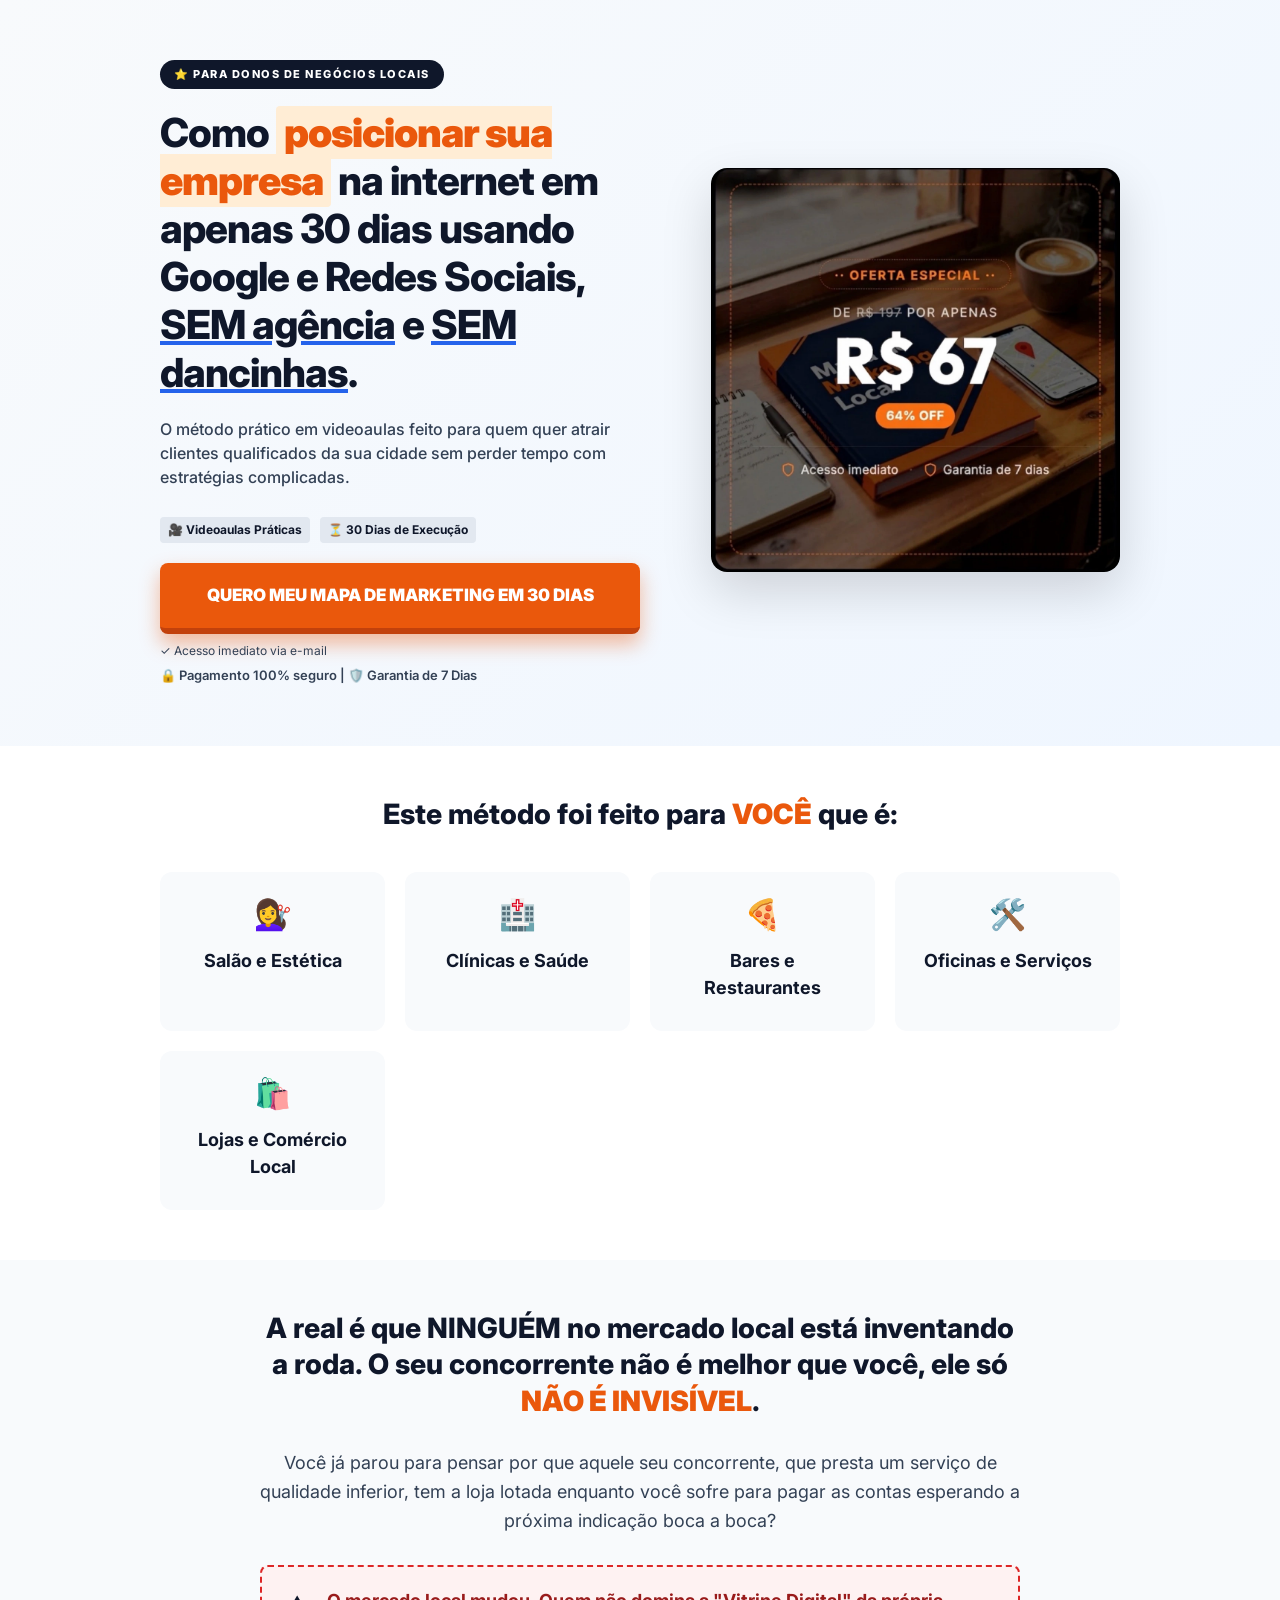
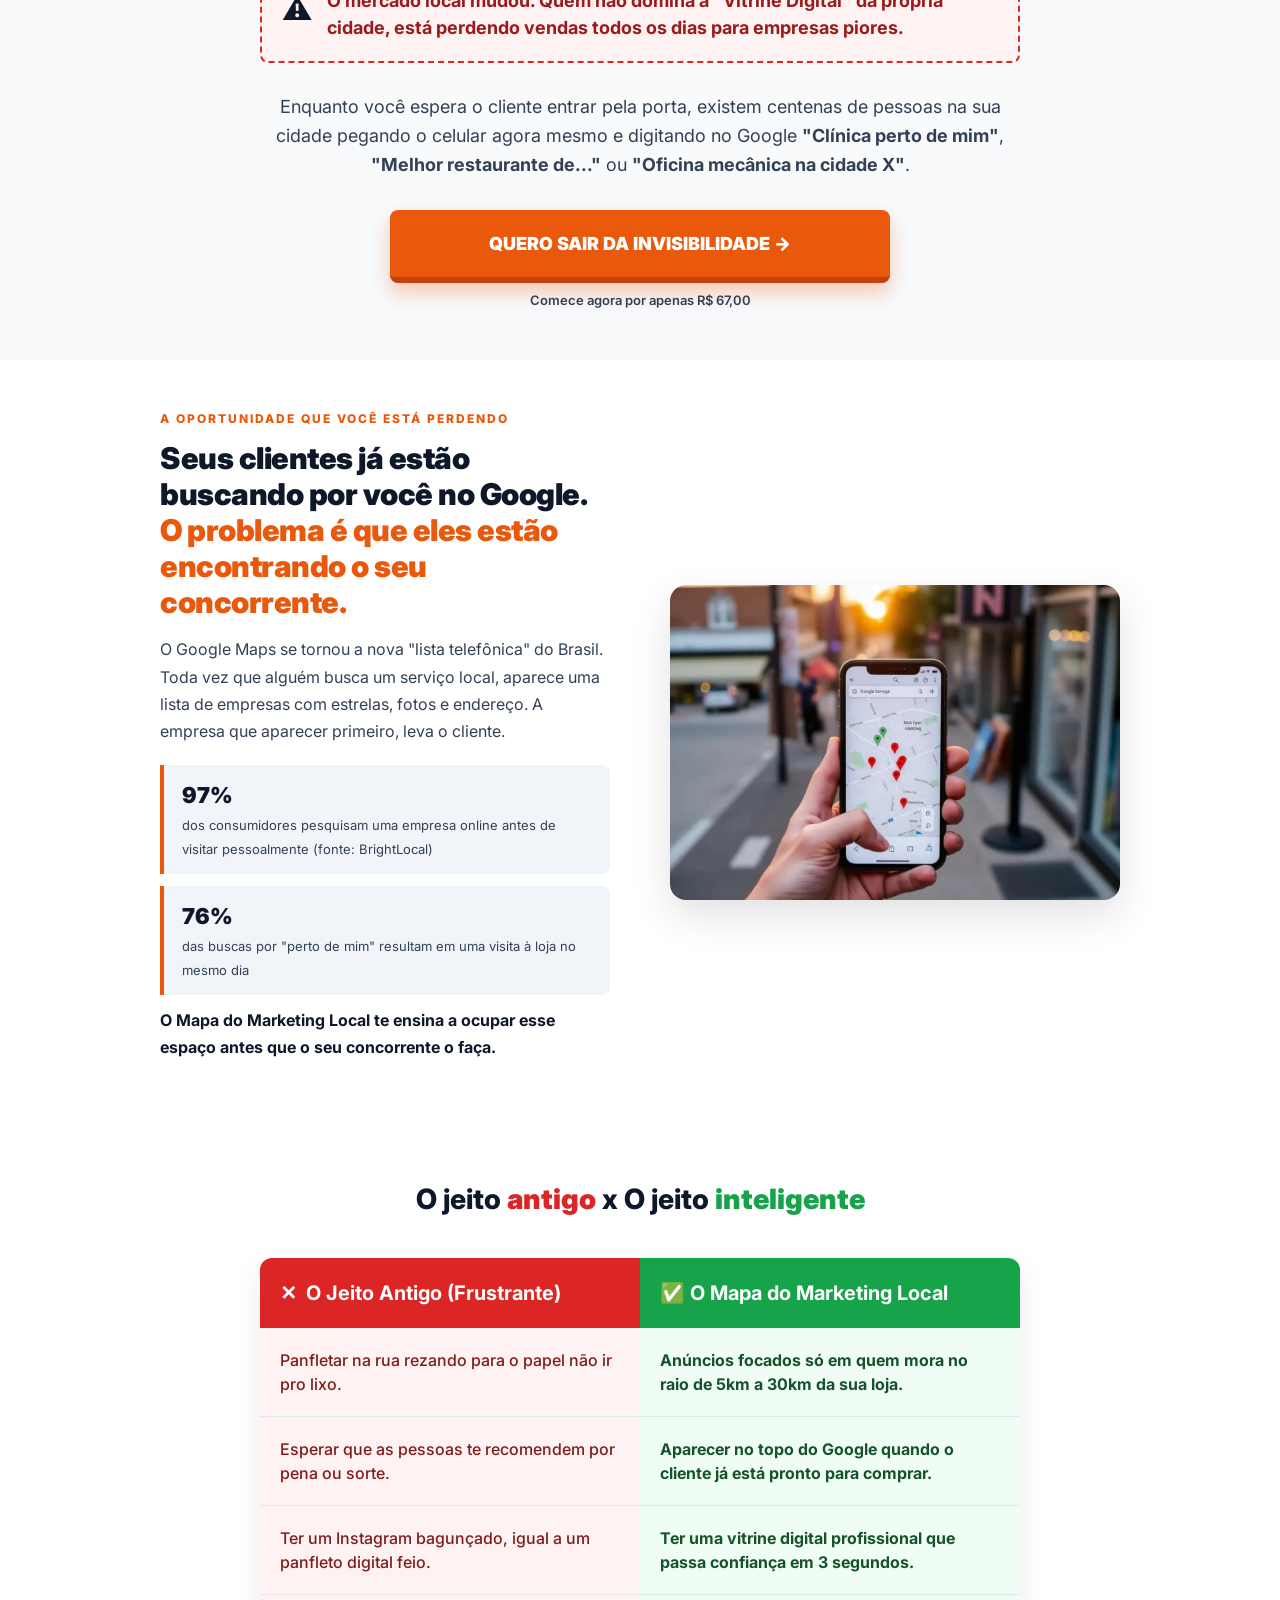
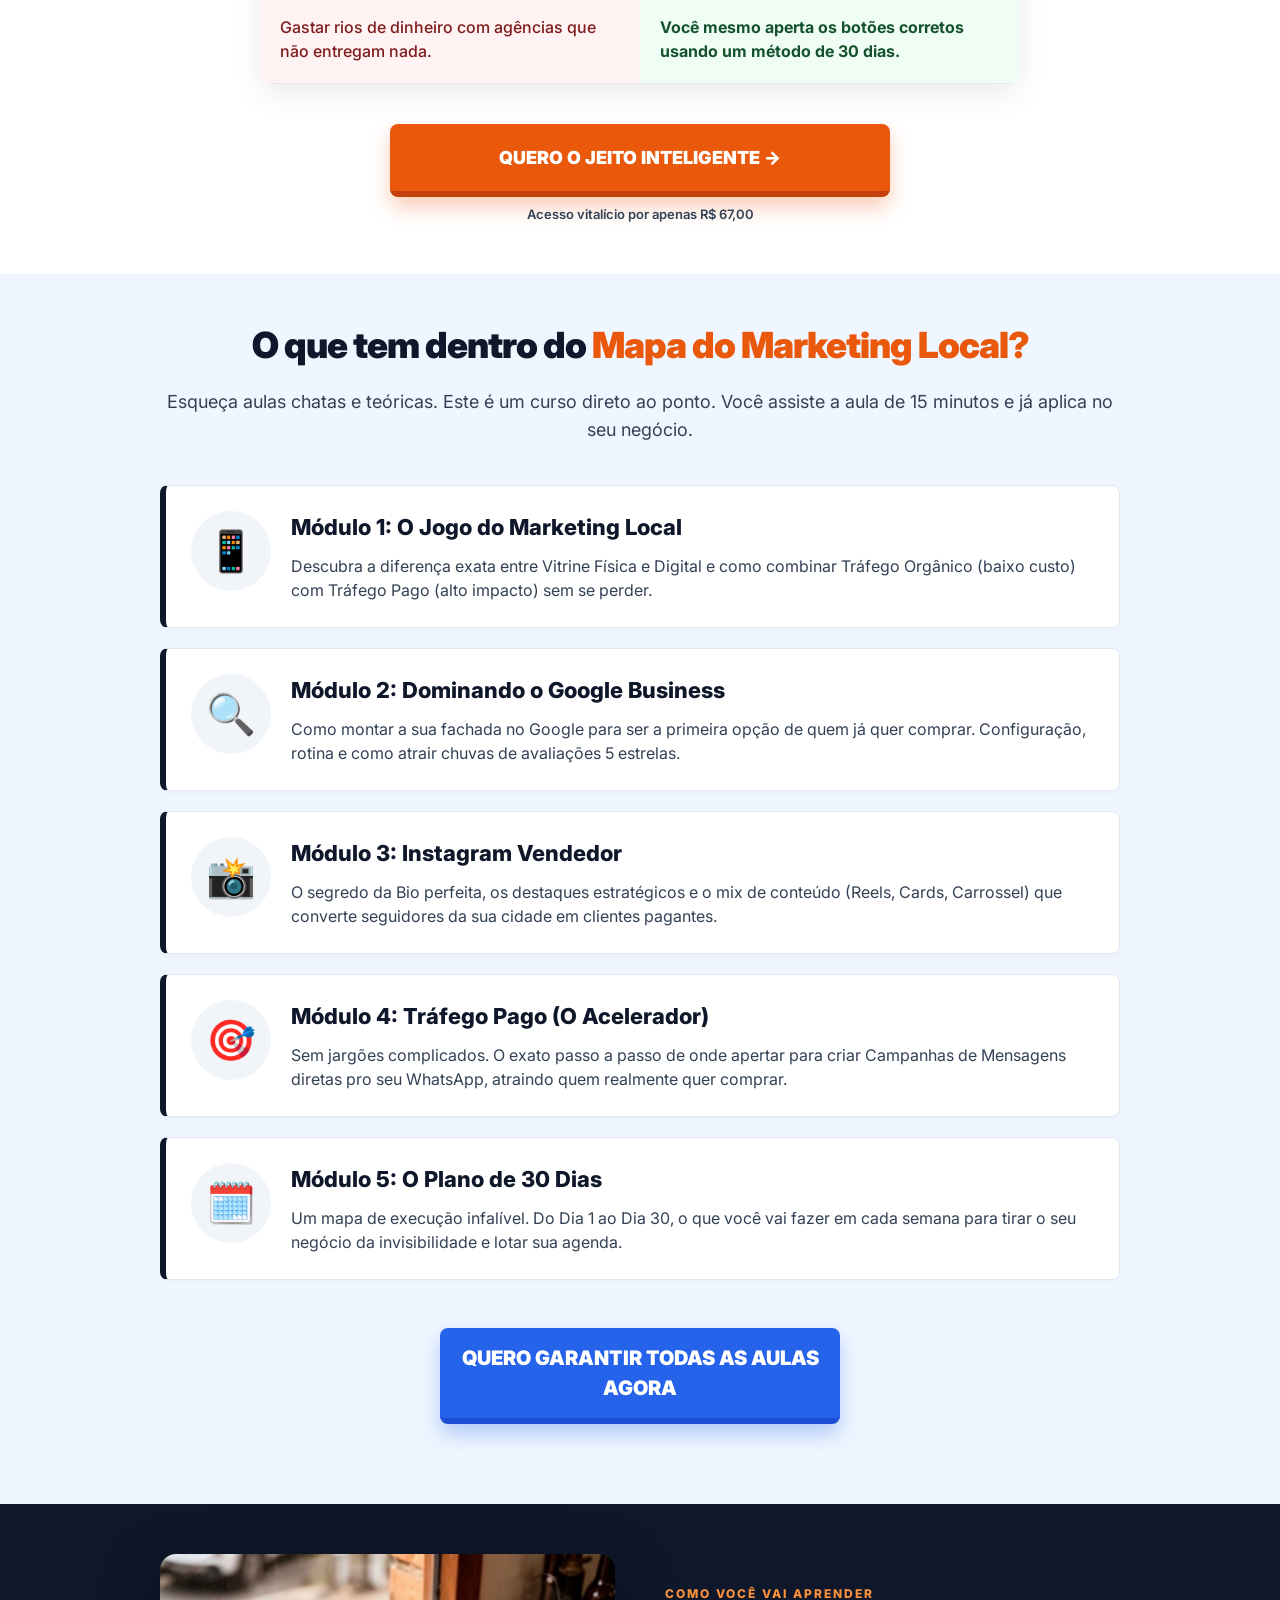
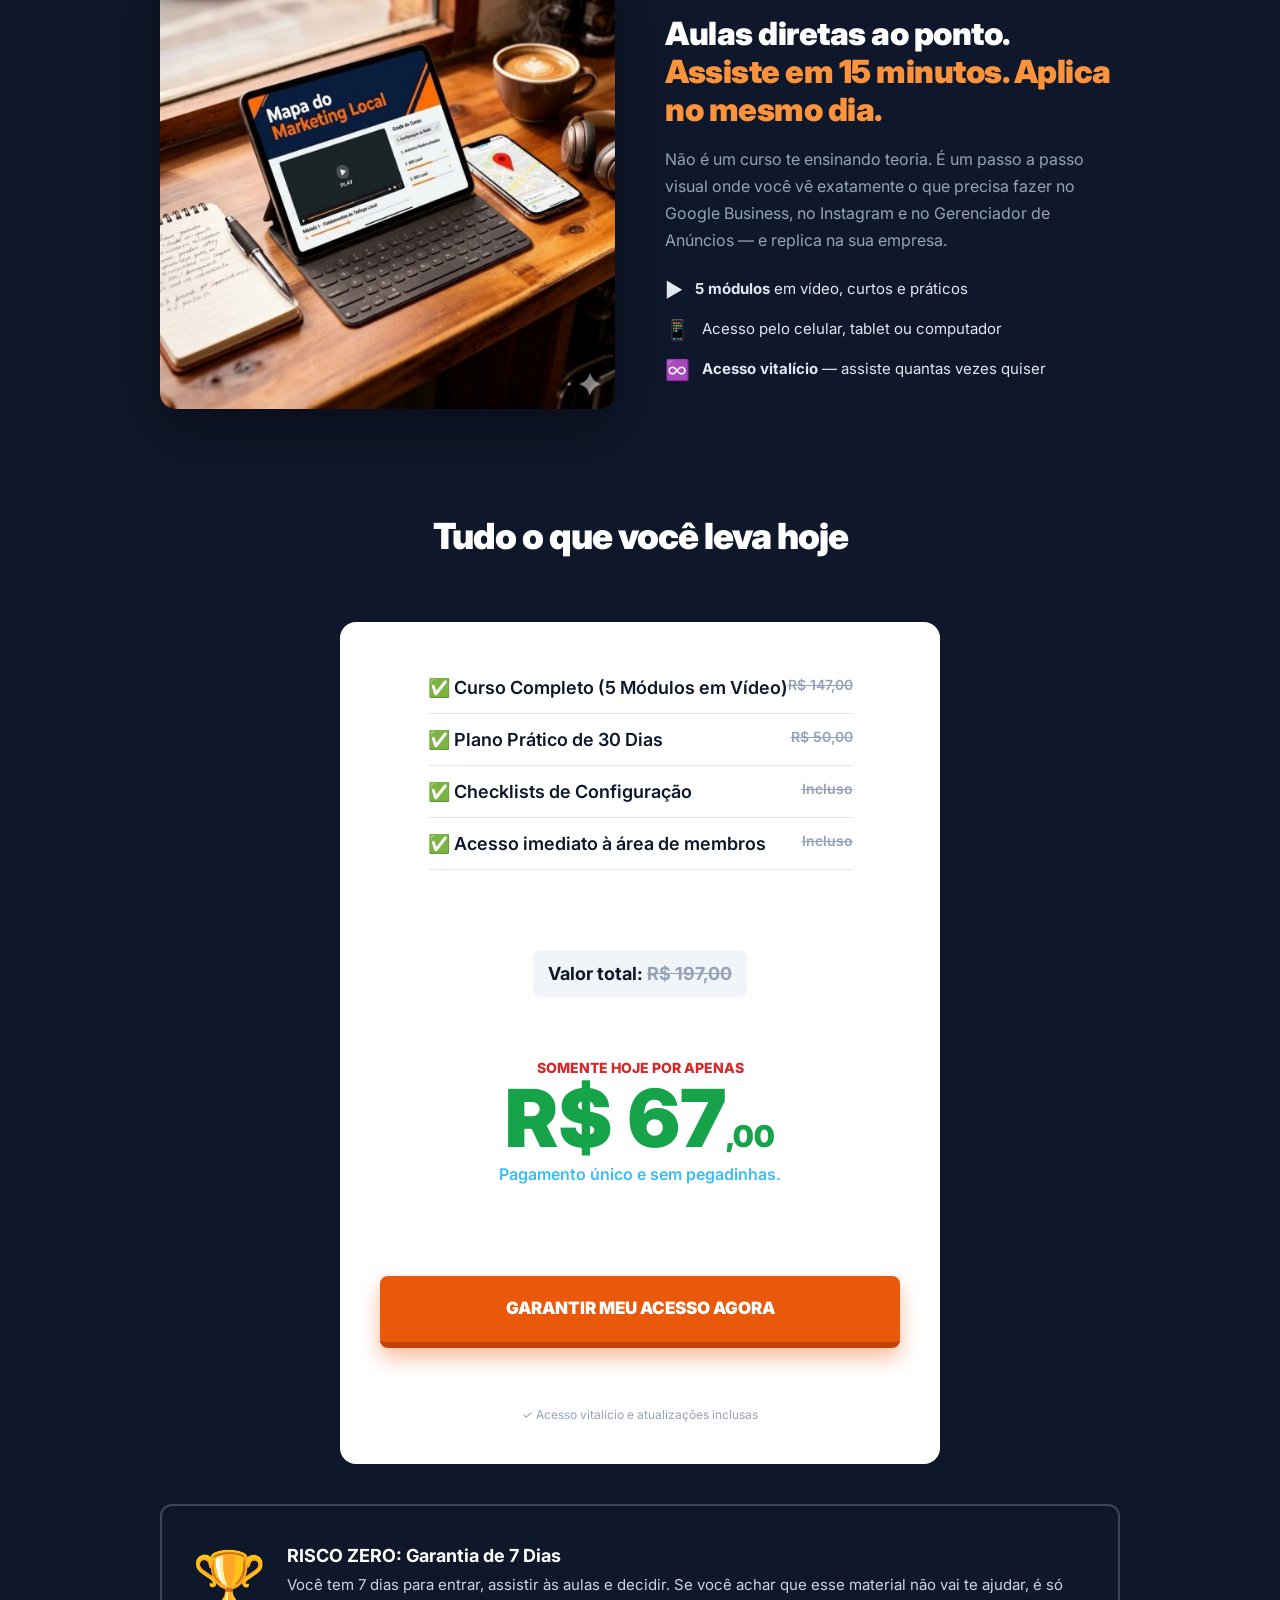
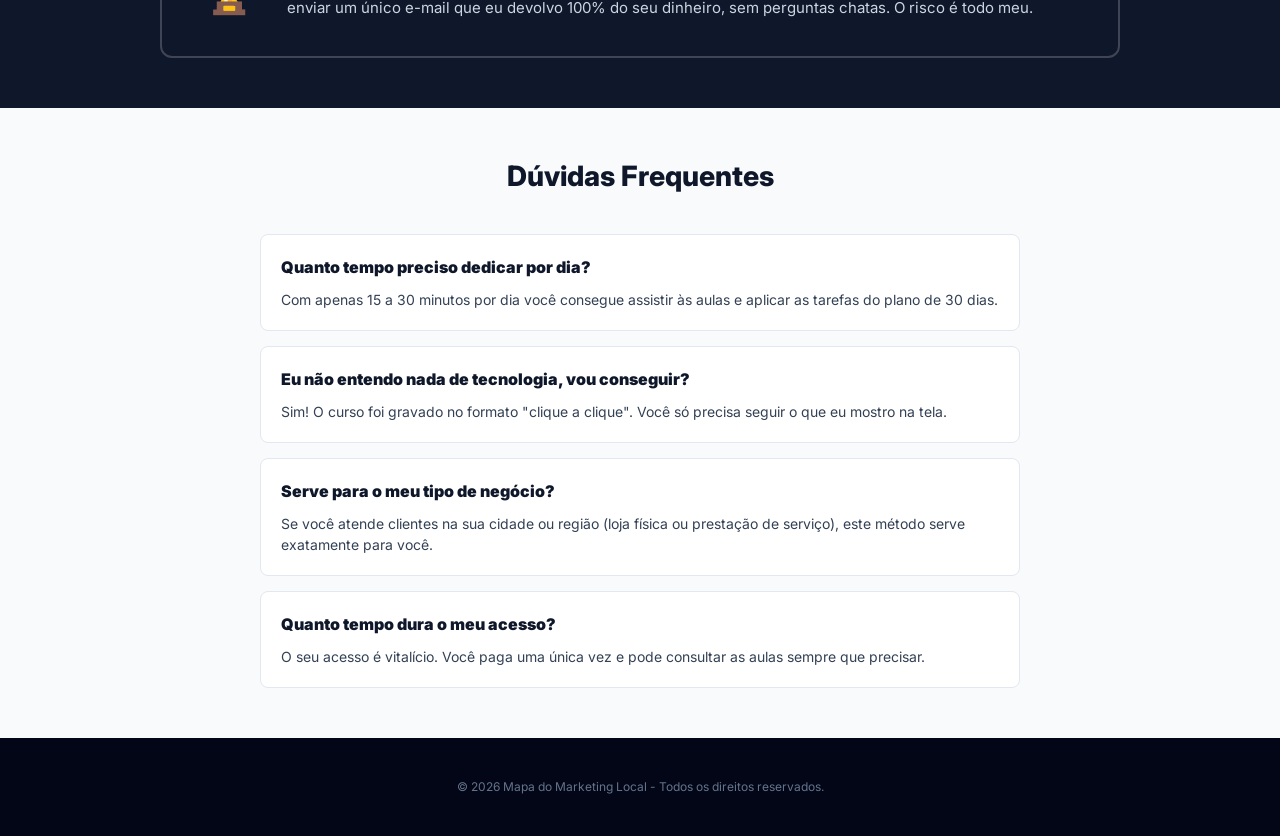
<file: public/mapa-do-marketing-local-em-30D-v2/index.html>
<!DOCTYPE html>
<html lang="pt-BR">
<head>
    <!-- Google Tag Manager -->
    <script>(function(w,d,s,l,i){w[l]=w[l]||[];w[l].push({'gtm.start':
    new Date().getTime(),event:'gtm.js'});var f=d.getElementsByTagName(s)[0],
    j=d.createElement(s),dl=l!='dataLayer'?'&l='+l:'';j.async=true;j.src=
    'https://www.googletagmanager.com/gtm.js?id='+i+dl;f.parentNode.insertBefore(j,f);
    })(window,document,'script','dataLayer','GTM-K2KD6L3N');</script>
    <!-- End Google Tag Manager -->

    <meta charset="UTF-8">
    <meta name="viewport" content="width=device-width, initial-scale=1.0">
    <title>Mapa do Marketing Local | O Método Definitivo</title>
    <link rel="preconnect" href="https://fonts.googleapis.com">
    <link rel="preconnect" href="https://fonts.gstatic.com" crossorigin>
    <link href="https://fonts.googleapis.com/css2?family=Inter:wght@400;700;900&display=swap" rel="stylesheet">
    <style>
        :root{--navy:#0F172A;--blue-highlight:#2563EB;--orange:#EA580C;--orange-hover:#C2410C;--white:#FFFFFF;--gray-bg:#F8FAFC;--gray-dark:#334155;--red-alert:#DC2626;--green-success:#16A34A}*{margin:0;padding:0;box-sizing:border-box;font-family:'Inter',sans-serif}body{background-color:var(--white);color:var(--navy);line-height:1.5;-webkit-font-smoothing:antialiased}.container{max-width:1000px;margin:0 auto;padding:0 20px}.container-sm{max-width:800px}.text-center{text-align:center}.text-navy{color:var(--navy)}.text-orange{color:var(--orange);font-weight:900}.text-red{color:var(--red-alert);font-weight:900}.text-green{color:var(--green-success);font-weight:900}.text-white{color:var(--white)!important}.bg-gray{background-color:var(--gray-bg)}.bg-navy{background-color:var(--navy);color:var(--white)}.bg-light-blue{background-color:#EFF6FF}.highlight-orange{background-color:#FFEDD5;color:var(--orange);padding:2px 8px;border-radius:4px;font-weight:900}.underline-blue{text-decoration:underline;text-decoration-color:var(--blue-highlight);text-decoration-thickness:4px;color:var(--navy)}.strike{text-decoration:line-through;color:#94A3B8}.dr-section{padding:50px 0}.dr-headline{font-size:38px;font-weight:800;line-height:1.2;text-align:center;margin-bottom:16px;letter-spacing:-1px}.dr-subheadline{font-size:16px;font-weight:500;text-align:center;color:var(--gray-dark);max-width:800px;margin:0 auto 16px auto}.dr-title-lg{font-size:36px;font-weight:900;line-height:1.2;margin-bottom:20px;letter-spacing:-1px}.dr-title-md{font-size:28px;font-weight:800;line-height:1.3;margin-bottom:30px}.dr-paragraph{font-size:18px;color:var(--gray-dark);margin-bottom:25px;line-height:1.6}.dr-btn{display:flex;flex-direction:column;align-items:center;justify-content:center;background-color:var(--blue-highlight);color:var(--white);text-decoration:none;border-radius:8px;padding:20px 30px;margin:30px auto;max-width:100%;width:600px;transition:all .2s;box-shadow:0 10px 20px rgba(37,99,235,0.3);border-bottom:6px solid #1D4ED8}.dr-btn:hover{background-color:#1D4ED8;transform:translateY(2px);border-bottom-width:4px;margin-top:32px}.dr-btn-pulse{animation:pulse 2s infinite;background-color:var(--orange);box-shadow:0 10px 20px rgba(234,88,12,0.4);border-bottom-color:#C2410C}.dr-btn-pulse:hover{background-color:var(--orange-hover);border-bottom-color:#9A3412}.btn-main-text{font-size:17px;font-weight:900;text-transform:uppercase;letter-spacing:0}.btn-sub-text{font-size:14px;font-weight:500;opacity:.9;margin-top:5px}.dr-btn-small{width:400px;padding:15px 20px}.dr-btn-small .btn-main-text{font-size:20px}@keyframes pulse{0%{transform:scale(1)}50%{transform:scale(1.02)}100%{transform:scale(1)}}.security-badges{text-align:center;font-size:13px;color:var(--gray-dark);font-weight:600;margin-top:-10px}.dr-hero{padding:60px 0 60px 0;background:linear-gradient(135deg,#F8FAFC 0%,#EFF6FF 100%)}.hero-split{display:grid;grid-template-columns:1.1fr 0.9fr;gap:50px;align-items:center}.hero-text{text-align:left}.hero-badge{display:inline-block;background:var(--navy);color:var(--white);font-size:11px;font-weight:800;text-transform:uppercase;letter-spacing:1.5px;padding:6px 14px;border-radius:50px;margin-bottom:20px}.hero-img img{width:100%;border-radius:16px;box-shadow:0 20px 50px rgba(0,0,0,0.15)}.video-placeholder{display:flex;justify-content:center;margin:16px 0 10px 0}.mockup-img{max-width:100%;height:auto;width:340px;border-radius:12px;filter:drop-shadow(0 10px 20px rgba(0,0,0,0.15))}.alert-box{background-color:#FEF2F2;border:2px dashed var(--red-alert);border-radius:8px;padding:20px;display:flex;align-items:flex-start;gap:15px;margin:30px 0}.alert-icon{font-size:30px}.alert-content p{color:#991B1B;font-size:18px;font-weight:700;margin:0}.comparison-table-wrapper{background:var(--white);border-radius:12px;overflow:hidden;box-shadow:0 10px 30px rgba(0,0,0,0.08);margin:40px 0}.dr-comparison-table{width:100%;border-collapse:collapse}.dr-comparison-table th{padding:20px;font-size:20px;color:var(--white);text-align:left}.dr-comparison-table th.bg-red{background-color:var(--red-alert)}.dr-comparison-table th.bg-green{background-color:var(--green-success)}.dr-comparison-table td{padding:20px;font-size:16px;border-bottom:1px solid #E2E8F0;width:50%;vertical-align:top}.dr-comparison-table td:first-child{background-color:#FEF2F2;color:#7F1D1D;font-weight:500}.dr-comparison-table td:last-child{background-color:#F0FDF4;color:#14532D;font-weight:700}.modules-stack{display:flex;flex-direction:column;gap:20px;margin-top:40px}.dr-module-item{background:var(--white);border:1px solid #E2E8F0;border-left:6px solid var(--navy);padding:25px;border-radius:8px;display:flex;gap:20px;align-items:flex-start;box-shadow:0 4px 6px rgba(0,0,0,0.02)}.mod-icon{font-size:40px;background:#F1F5F9;width:80px;height:80px;display:flex;align-items:center;justify-content:center;border-radius:50%;flex-shrink:0}.mod-text h3{font-size:22px;font-weight:800;margin-bottom:10px}.mod-text p{font-size:16px;color:var(--gray-dark)}.offer-stack-container{display:flex;align-items:center;gap:50px;background:var(--white);padding:40px;border-radius:16px;color:var(--navy)}.offer-mockup{flex:1}.offer-mockup img{max-width:100%}.offer-details{flex:1.2}.dr-check-list{list-style:none;margin-bottom:30px}.dr-check-list li{font-size:18px;font-weight:600;padding:12px 0;border-bottom:1px solid #E2E8F0;display:flex;justify-content:space-between}.anchor-value{color:#94A3B8;text-decoration:line-through;font-size:14px}.total-value-box{background:#F1F5F9;padding:15px;border-radius:8px;text-align:center;font-weight:700;font-size:18px;margin-bottom:20px}.today-price{text-align:center;margin-bottom:20px}.today-label{font-size:14px;font-weight:800;color:var(--red-alert)}.price-big{font-size:80px;font-weight:900;color:var(--green-success);line-height:1}.price-big .cents{font-size:30px}.guarantee-seal-box{display:flex;align-items:center;gap:20px;margin-top:40px;border:2px solid rgba(255,255,255,0.2);padding:30px;border-radius:12px}.seal-icon{font-size:60px}.seal-text p{color:#CBD5E1;font-size:15px;margin-top:5px}.dr-footer{background-color:#020617;color:#64748B;padding:40px 0;font-size:12px}.split-section{display:grid;grid-template-columns:1fr 1fr;gap:60px;align-items:center}.split-section .split-img img{width:100%;border-radius:16px;box-shadow:0 15px 40px rgba(0,0,0,0.12)}.split-label{font-size:12px;font-weight:800;text-transform:uppercase;letter-spacing:2px;color:var(--orange);margin-bottom:12px}.split-headline{font-size:30px;font-weight:900;line-height:1.2;color:var(--navy);margin-bottom:16px;letter-spacing:-.5px}.split-body{font-size:16px;color:var(--gray-dark);line-height:1.7;margin-bottom:20px}.split-stat{background:#F1F5F9;border-left:4px solid var(--orange);padding:14px 18px;border-radius:0 8px 8px 0;margin-bottom:12px}.split-stat strong{font-size:22px;font-weight:900;color:var(--navy);display:block}.split-stat span{font-size:13px;color:var(--gray-dark)}@media (max-width:768px){.dr-section{padding:40px 0}.split-section{grid-template-columns:1fr;gap:30px}.split-headline{font-size:22px}.dr-hero{padding:40px 0 30px 0}.hero-split{grid-template-columns:1fr;gap:30px}.hero-text{text-align:center}.hero-badge{display:block;text-align:center}.dr-headline{font-size:22px;margin-bottom:10px}.dr-subheadline{font-size:13px;margin-bottom:12px}.video-placeholder{margin:10px 0 8px 0}.mockup-img{width:220px;border-radius:8px}.security-badges{font-size:11px;margin-top:-5px}.dr-btn{width:100%;padding:12px 10px;margin:12px auto}.btn-main-text{font-size:14px}.btn-sub-text{font-size:11px}.offer-stack-container{flex-direction:column;padding:20px}.dr-comparison-table th,.dr-comparison-table td{font-size:13px;padding:10px}.price-big{font-size:60px}.dr-module-item{flex-direction:column;text-align:center;align-items:center}}
    </style>
</head>
<body>
    <!-- Google Tag Manager (noscript) -->
    <noscript><iframe src="https://www.googletagmanager.com/ns.html?id=GTM-K2KD6L3N"
    height="0" width="0" style="display:none;visibility:hidden"></iframe></noscript>
    <!-- End Google Tag Manager (noscript) -->


    <!-- HERO SECTION -->
    <header class="dr-hero">
        <div class="container">
            <div class="hero-split">
                <div class="hero-text">
                    <span class="hero-badge">⭐ Para donos de negócios locais</span>
                    <h1 class="dr-headline" style="text-align:left; font-size:40px; margin-bottom:20px;">
                        Como <span class="highlight-orange">posicionar sua empresa</span> na internet em apenas 30 dias usando Google e Redes Sociais, <u class="underline-blue">SEM agência</u> e <u class="underline-blue">SEM dancinhas</u>.
                    </h1>
                    <p class="dr-subheadline" style="text-align:left; margin:0 0 28px 0;">
                        O método prático em videoaulas feito para quem quer atrair clientes qualificados da sua cidade sem perder tempo com estratégias complicadas.
                    </p>
                    <div style="display:flex; gap:10px; margin-bottom:20px;">
                        <span style="font-size:12px; background:#e2e8f0; padding:4px 8px; border-radius:4px; font-weight:700;">🎥 Videoaulas Práticas</span>
                        <span style="font-size:12px; background:#e2e8f0; padding:4px 8px; border-radius:4px; font-weight:700;">⏳ 30 Dias de Execução</span>
                    </div>
                    <a href="https://pay.hub.la/BXSIDPsNegnlalI9LLzR" class="dr-btn dr-btn-pulse" style="margin:0 0 8px 0; width:100%; max-width:480px;">
                        <span class="btn-main-text">QUERO MEU MAPA DE MARKETING EM 30 DIAS</span>
                    </a>
                    <p style="font-size:12px; color:var(--gray-dark); margin-bottom:16px;">✓ Acesso imediato via e-mail</p>
                    <div class="security-badges" style="text-align:left;">
                        🔒 Pagamento 100% seguro | 🛡️ Garantia de 7 Dias
                    </div>
                </div>
                <div class="hero-img">
                    <img src="hero-offer.webp" 
                         alt="Mockup do curso Mapa do Marketing Local mostrando tablet e smartphone" 
                         width="1100" height="1086"
                         style="width:100%; height:auto; border-radius:16px; aspect-ratio: 1100/1086;" 
                         fetchpriority="high" loading="eager">
                </div>
            </div>
        </div>
    </header>

    <!-- SEÇÃO PARA QUEM É -->
    <section class="dr-section">
        <div class="container">
            <h2 class="dr-title-md text-center">Este método foi feito para <span class="text-orange">VOCÊ</span> que é:</h2>
            <div style="display:grid; grid-template-columns:repeat(auto-fit, minmax(200px, 1fr)); gap:20px; margin-top:40px;">
                <div style="background:var(--gray-bg); padding:20px; border-radius:12px; text-align:center;">
                    <span style="font-size:30px;">💇‍♀️</span>
                    <h3 style="font-size:18px; margin:10px 0;">Salão e Estética</h3>
                </div>
                <div style="background:var(--gray-bg); padding:20px; border-radius:12px; text-align:center;">
                    <span style="font-size:30px;">🏥</span>
                    <h3 style="font-size:18px; margin:10px 0;">Clínicas e Saúde</h3>
                </div>
                <div style="background:var(--gray-bg); padding:20px; border-radius:12px; text-align:center;">
                    <span style="font-size:30px;">🍕</span>
                    <h3 style="font-size:18px; margin:10px 0;">Bares e Restaurantes</h3>
                </div>
                <div style="background:var(--gray-bg); padding:20px; border-radius:12px; text-align:center;">
                    <span style="font-size:30px;">🛠️</span>
                    <h3 style="font-size:18px; margin:10px 0;">Oficinas e Serviços</h3>
                </div>
                <div style="background:var(--gray-bg); padding:20px; border-radius:12px; text-align:center;">
                    <span style="font-size:30px;">🛍️</span>
                    <h3 style="font-size:18px; margin:10px 0;">Lojas e Comércio Local</h3>
                </div>
            </div>
        </div>
    </section>

    <!-- SEÇÃO ALERTA -->
    <section class="dr-section bg-gray">
        <div class="container container-sm">
            <h2 class="dr-title-md text-center">
                A real é que <span class="text-navy">NINGUÉM</span> no mercado local está inventando a roda. O seu concorrente não é melhor que você, ele só <span class="text-orange">NÃO É INVISÍVEL</span>.
            </h2>
            <p class="dr-paragraph text-center">
                Você já parou para pensar por que aquele seu concorrente, que presta um serviço de qualidade inferior, tem a loja lotada enquanto você sofre para pagar as contas esperando a próxima indicação boca a boca?
            </p>

            <div class="alert-box">
                <div class="alert-icon" aria-hidden="true">⚠️</div>
                <div class="alert-content">
                    <p>O mercado local mudou. Quem não domina a "Vitrine Digital" da própria cidade, está perdendo vendas todos os dias para empresas piores.</p>
                </div>
            </div>

            <p class="dr-paragraph text-center">
                Enquanto você espera o cliente entrar pela porta, existem centenas de pessoas na sua cidade pegando o celular agora mesmo e digitando no Google <strong>"Clínica perto de mim"</strong>, <strong>"Melhor restaurante de..."</strong> ou <strong>"Oficina mecânica na cidade X"</strong>.
            </p>

            <div class="text-center">
                <a href="https://pay.hub.la/BXSIDPsNegnlalI9LLzR" class="dr-btn" style="width:auto; max-width:500px; background-color:#EA580C; border-bottom-color:#C2410C; box-shadow:0 10px 20px rgba(234,88,12,0.3); margin-bottom:8px;">
                    <span class="btn-main-text" style="font-size:18px;">QUERO SAIR DA INVISIBILIDADE →</span>
                </a>
                <p style="font-size:13px; font-weight:600; color:var(--gray-dark);">Comece agora por apenas R$ 67,00</p>
            </div>
        </div>
    </section>

    <!-- SEÇÃO PROVA: TEXTO + IMAGEM GOOGLE MAPS -->
    <section class="dr-section" style="background:#fff;">
        <div class="container">
            <div class="split-section">
                <div class="split-text">
                    <p class="split-label">A oportunidade que você está perdendo</p>
                    <h2 class="split-headline">Seus clientes já estão buscando por você no Google.<br><span style="color:var(--orange)">O problema é que eles estão encontrando o seu concorrente.</span></h2>
                    <p class="split-body">O Google Maps se tornou a nova "lista telefônica" do Brasil. Toda vez que alguém busca um serviço local, aparece uma lista de empresas com estrelas, fotos e endereço. A empresa que aparecer primeiro, leva o cliente.</p>
                    <div class="split-stat">
                        <strong>97%</strong>
                        <span>dos consumidores pesquisam uma empresa online antes de visitar pessoalmente (fonte: BrightLocal)</span>
                    </div>
                    <div class="split-stat">
                        <strong>76%</strong>
                        <span>das buscas por "perto de mim" resultam em uma visita à loja no mesmo dia</span>
                    </div>
                    <p class="split-body" style="font-weight:700; color:var(--navy); margin-top:8px;">O Mapa do Marketing Local te ensina a ocupar esse espaço antes que o seu concorrente o faça.</p>
                </div>
                <div class="split-img">
                    <img src="google-maps-hero.webp" 
                         alt="Visualização do Google Maps mostrando negócios locais em destaque" 
                         width="1100" height="770"
                         style="width:100%; height:auto; border-radius:16px; aspect-ratio: 1100/770;" 
                         loading="lazy">
                </div>
            </div>
        </div>
    </section>

    <!-- ANTES X DEPOIS -->
    <section class="dr-section">
        <div class="container container-sm">
            <h2 class="dr-title-md text-center">
                O jeito <span class="text-red">antigo</span> x O jeito <span class="text-green">inteligente</span>
            </h2>
            
            <div class="comparison-table-wrapper">
                <table class="dr-comparison-table">
                    <thead>
                        <tr>
                            <th scope="col" class="bg-red"><span style="color:var(--white); margin-right:4px;" aria-hidden="true">✕</span> O Jeito Antigo (Frustrante)</th>
                            <th scope="col" class="bg-green">✅ O Mapa do Marketing Local</th>
                        </tr>
                    </thead>
                    <tbody>
                        <tr>
                            <td>Panfletar na rua rezando para o papel não ir pro lixo.</td>
                            <td>Anúncios focados só em quem mora no raio de 5km a 30km da sua loja.</td>
                        </tr>
                        <tr>
                            <td>Esperar que as pessoas te recomendem por pena ou sorte.</td>
                            <td>Aparecer no topo do Google quando o cliente já está pronto para comprar.</td>
                        </tr>
                        <tr>
                            <td>Ter um Instagram bagunçado, igual a um panfleto digital feio.</td>
                            <td>Ter uma vitrine digital profissional que passa confiança em 3 segundos.</td>
                        </tr>
                        <tr>
                            <td>Gastar rios de dinheiro com agências que não entregam nada.</td>
                            <td>Você mesmo aperta os botões corretos usando um método de 30 dias.</td>
                        </tr>
                    </tbody>
                </table>
            </div>

            <div class="text-center" style="margin-top: 2rem;">
                <a href="https://pay.hub.la/BXSIDPsNegnlalI9LLzR" class="dr-btn" style="width:auto; max-width:500px; background-color:#EA580C; border-bottom-color:#C2410C; box-shadow:0 10px 20px rgba(234,88,12,0.3); margin-bottom:8px;">
                    <span class="btn-main-text" style="font-size:18px;">QUERO O JEITO INTELIGENTE →</span>
                </a>
                <p style="font-size:13px; font-weight:600; color:var(--gray-dark);">Acesso vitalício por apenas R$ 67,00</p>
            </div>
        </div>
    </section>

    <!-- OS ENTREGÁVEIS (MÓDULOS) -->
    <section class="dr-section bg-light-blue">
        <div class="container">
            <div class="dr-title-wrapper text-center">
                <h2 class="dr-title-lg">
                    O que tem dentro do <span class="text-orange">Mapa do Marketing Local?</span>
                </h2>
                <p class="dr-paragraph">Esqueça aulas chatas e teóricas. Este é um curso direto ao ponto. Você assiste a aula de 15 minutos e já aplica no seu negócio.</p>
            </div>

            <div class="modules-stack">
                <article class="dr-module-item">
                    <div class="mod-icon" aria-hidden="true">📱</div>
                    <div class="mod-text">
                        <h3>Módulo 1: O Jogo do Marketing Local</h3>
                        <p>Descubra a diferença exata entre Vitrine Física e Digital e como combinar Tráfego Orgânico (baixo custo) com Tráfego Pago (alto impacto) sem se perder.</p>
                    </div>
                </article>
                <article class="dr-module-item">
                    <div class="mod-icon" aria-hidden="true">🔍</div>
                    <div class="mod-text">
                        <h3>Módulo 2: Dominando o Google Business</h3>
                        <p>Como montar a sua fachada no Google para ser a primeira opção de quem já quer comprar. Configuração, rotina e como atrair chuvas de avaliações 5 estrelas.</p>
                    </div>
                </article>
                <article class="dr-module-item">
                    <div class="mod-icon" aria-hidden="true">📸</div>
                    <div class="mod-text">
                        <h3>Módulo 3: Instagram Vendedor</h3>
                        <p>O segredo da Bio perfeita, os destaques estratégicos e o mix de conteúdo (Reels, Cards, Carrossel) que converte seguidores da sua cidade em clientes pagantes.</p>
                    </div>
                </article>
                <article class="dr-module-item">
                    <div class="mod-icon" aria-hidden="true">🎯</div>
                    <div class="mod-text">
                        <h3>Módulo 4: Tráfego Pago (O Acelerador)</h3>
                        <p>Sem jargões complicados. O exato passo a passo de onde apertar para criar Campanhas de Mensagens diretas pro seu WhatsApp, atraindo quem realmente quer comprar.</p>
                    </div>
                </article>
                <article class="dr-module-item">
                    <div class="mod-icon" aria-hidden="true">🗓️</div>
                    <div class="mod-text">
                        <h3>Módulo 5: O Plano de 30 Dias</h3>
                        <p>Um mapa de execução infalível. Do Dia 1 ao Dia 30, o que você vai fazer em cada semana para tirar o seu negócio da invisibilidade e lotar sua agenda.</p>
                    </div>
                </article>
            </div>
            
            <div class="text-center" style="margin-top: 3rem;">
                <a href="https://pay.hub.la/BXSIDPsNegnlalI9LLzR" class="dr-btn dr-btn-small">
                    <span class="btn-main-text">QUERO GARANTIR TODAS AS AULAS AGORA</span>
                </a>
            </div>
        </div>
    </section>

    <!-- SEÇÃO PRODUTO: TABLET MOCKUP -->
    <section class="dr-section" style="background: var(--navy); overflow:hidden;">
        <div class="container">
            <div class="split-section" style="gap:50px; align-items:center;">
                <div class="split-img" style="order:1;">
                    <img src="tablet-mockup.webp"
                         alt="Demonstração da área de membros em tablet e celular"
                         width="1100" height="1100"
                         style="width:100%; height:auto; border-radius:16px; box-shadow:0 20px 60px rgba(0,0,0,0.4); aspect-ratio: 1/1;"
                         loading="lazy">
                </div>
                <div class="split-text" style="order:2;">
                    <p class="split-label" style="color:#FB923C;">Como você vai aprender</p>
                    <h2 class="split-headline" style="color:#FFFFFF; font-size:32px;">Aulas diretas ao ponto.<br><span style="color:#FB923C;">Assiste em 15 minutos. Aplica no mesmo dia.</span></h2>
                    <p class="split-body" style="color:#94A3B8; margin-top:16px;">Não é um curso te ensinando teoria. É um passo a passo visual onde você vê exatamente o que precisa fazer no Google Business, no Instagram e no Gerenciador de Anúncios — e replica na sua empresa.</p>
                    <div style="display:flex; flex-direction:column; gap:10px; margin-top:20px;">
                        <div style="display:flex; align-items:center; gap:12px; color:#E2E8F0; font-size:15px;">
                            <span style="font-size:20px;" aria-hidden="true">▶️</span> <span><strong>5 módulos</strong> em vídeo, curtos e práticos</span>
                        </div>
                        <div style="display:flex; align-items:center; gap:12px; color:#E2E8F0; font-size:15px;">
                            <span style="font-size:20px;" aria-hidden="true">📱</span> <span>Acesso pelo celular, tablet ou computador</span>
                        </div>
                        <div style="display:flex; align-items:center; gap:12px; color:#E2E8F0; font-size:15px;">
                            <span style="font-size:20px;" aria-hidden="true">♾️</span> <span><strong>Acesso vitalício</strong> — assiste quantas vezes quiser</span>
                        </div>
                    </div>
                </div>
            </div>
        </div>
    </section>


    <!-- OFFER STACK -->
    <section id="oferta" class="dr-section bg-navy">
        <div class="container">
            <h2 class="dr-title-lg text-white text-center" style="margin-bottom: 4rem;">
                Tudo o que você leva hoje
            </h2>

            <div class="offer-stack-container" style="flex-direction:column; max-width:600px; margin:0 auto;">
                    <ul class="dr-check-list">
                        <li>✅ Curso Completo (5 Módulos em Vídeo) <span class="anchor-value">R$ 147,00</span></li>
                        <li>✅ Plano Prático de 30 Dias <span class="anchor-value">R$ 50,00</span></li>
                        <li>✅ Checklists de Configuração <span class="anchor-value">Incluso</span></li>
                        <li>✅ Acesso imediato à área de membros <span class="anchor-value">Incluso</span></li>
                    </ul>

                    <div class="total-value-box" style="margin-bottom:10px; padding:10px 15px;">
                        <p>Valor total: <span class="strike">R$ 197,00</span></p>
                    </div>

                    <div class="today-price" style="margin-bottom:10px;">
                        <p class="today-label">SOMENTE HOJE POR APENAS</p>
                        <div class="price-big">R$ 67<span class="cents">,00</span></div>
                        <p class="price-sub" style="font-weight:600; color:#38bdf8; margin-top:4px;">Pagamento único e sem pegadinhas.</p>
                    </div>

                    <a href="https://pay.hub.la/BXSIDPsNegnlalI9LLzR" class="dr-btn dr-btn-pulse" style="margin-bottom:8px;">
                        <span class="btn-main-text">GARANTIR MEU ACESSO AGORA</span>
                    </a>
                    <p style="font-size:12px; color:#94A3B8; text-align:center;">✓ Acesso vitalício e atualizações inclusas</p>
            </div>

            <!-- GARANTIA -->
            <div class="guarantee-seal-box">
                <div class="seal-icon" aria-hidden="true">🏆</div>
                <div class="seal-text">
                    <h3 class="text-white" style="font-size:18px; margin-bottom:5px;">RISCO ZERO: Garantia de 7 Dias</h3>
                    <p>Você tem 7 dias para entrar, assistir às aulas e decidir. Se você achar que esse material não vai te ajudar, é só enviar um único e-mail que eu devolvo 100% do seu dinheiro, sem perguntas chatas. O risco é todo meu.</p>
                </div>
            </div>

        </div>
    </section>

    <!-- SEÇÃO FAQ -->
    <section class="dr-section bg-gray">
        <div class="container container-sm">
            <h2 class="dr-title-md text-center">Dúvidas Frequentes</h2>
            <div style="margin-top:40px; display:flex; flex-direction:column; gap:15px;">
                <div style="background:var(--white); padding:20px; border-radius:8px; border:1px solid #e2e8f0;">
                    <h3 style="font-size:16px; font-weight:900; margin-bottom:10px;">Quanto tempo preciso dedicar por dia?</h3>
                    <p style="font-size:14px; color:var(--gray-dark);">Com apenas 15 a 30 minutos por dia você consegue assistir às aulas e aplicar as tarefas do plano de 30 dias.</p>
                </div>
                <div style="background:var(--white); padding:20px; border-radius:8px; border:1px solid #e2e8f0;">
                    <h3 style="font-size:16px; font-weight:900; margin-bottom:10px;">Eu não entendo nada de tecnologia, vou conseguir?</h3>
                    <p style="font-size:14px; color:var(--gray-dark);">Sim! O curso foi gravado no formato "clique a clique". Você só precisa seguir o que eu mostro na tela.</p>
                </div>
                <div style="background:var(--white); padding:20px; border-radius:8px; border:1px solid #e2e8f0;">
                    <h3 style="font-size:16px; font-weight:900; margin-bottom:10px;">Serve para o meu tipo de negócio?</h3>
                    <p style="font-size:14px; color:var(--gray-dark);">Se você atende clientes na sua cidade ou região (loja física ou prestação de serviço), este método serve exatamente para você.</p>
                </div>
                <div style="background:var(--white); padding:20px; border-radius:8px; border:1px solid #e2e8f0;">
                    <h3 style="font-size:16px; font-weight:900; margin-bottom:10px;">Quanto tempo dura o meu acesso?</h3>
                    <p style="font-size:14px; color:var(--gray-dark);">O seu acesso é vitalício. Você paga uma única vez e pode consultar as aulas sempre que precisar.</p>
                </div>
            </div>
        </div>
    </section>

    <footer class="dr-footer">
        <div class="container text-center">
            <p>© 2026 Mapa do Marketing Local - Todos os direitos reservados.</p>
        </div>
    </footer>

    <script>document.querySelectorAll('a[href^="#"]').forEach(anchor=>{anchor.addEventListener('click',function(e){e.preventDefault();const target=document.querySelector(this.getAttribute('href'));if(target)target.scrollIntoView({behavior:'smooth',block:'start'})})});</script>
</body>
</html>
</file>
